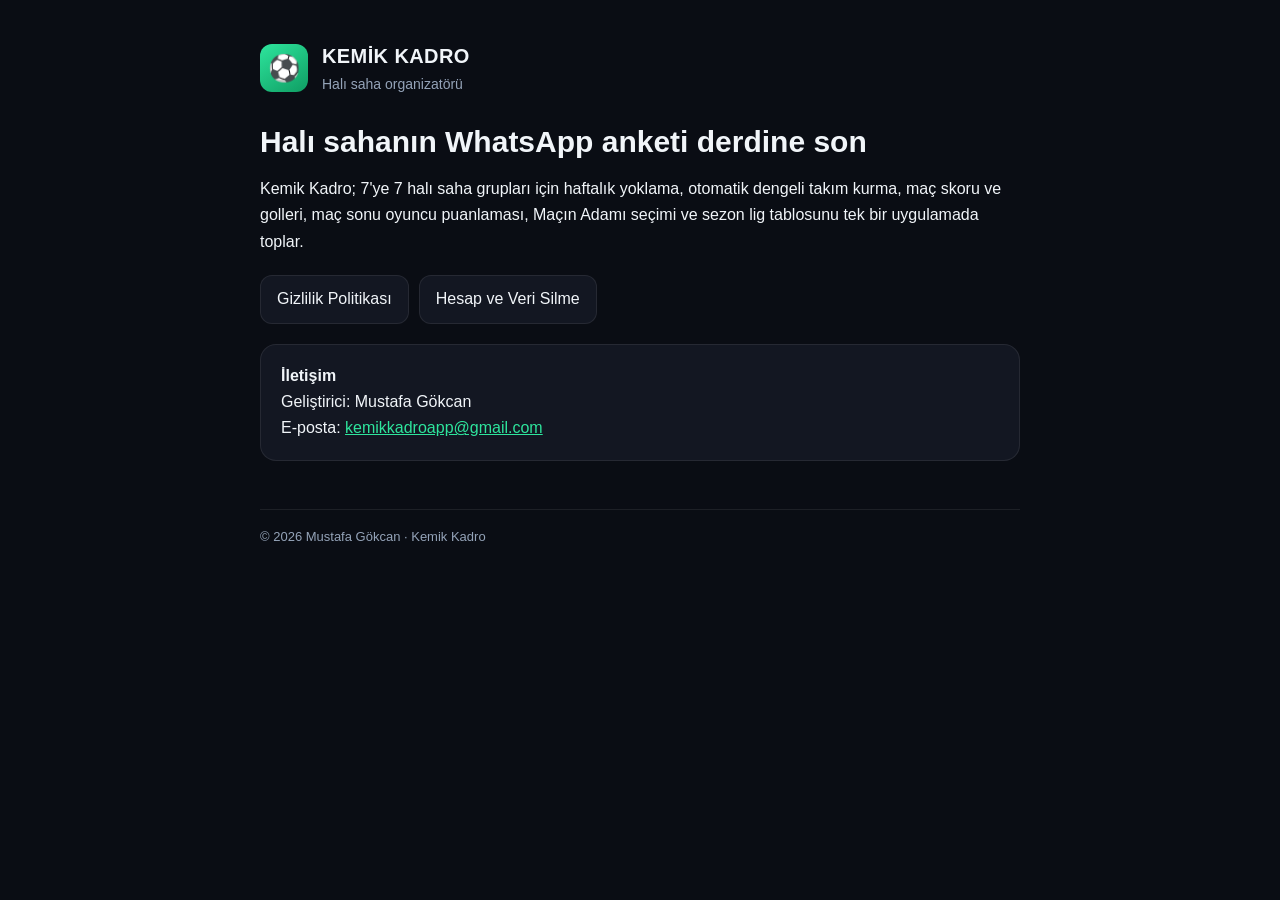
<file: index.html>
<!doctype html>
<html lang="tr">
<head>
<meta charset="utf-8">
<meta name="viewport" content="width=device-width, initial-scale=1">
<title>Kemik Kadro</title>
<meta name="description" content="Kemik Kadro: halı saha grupları için yoklama, dengeli takım, maç sonu puanlama ve lig tablosu.">
<link rel="stylesheet" href="style.css">
</head>
<body>
<main>
  <header>
    <div class="logo">⚽</div>
    <div><b>KEMİK KADRO</b><span>Halı saha organizatörü</span></div>
  </header>

  <h1>Halı sahanın WhatsApp anketi derdine son</h1>
  <p>Kemik Kadro; 7'ye 7 halı saha grupları için haftalık yoklama, otomatik dengeli takım kurma, maç skoru ve golleri, maç sonu oyuncu puanlaması, Maçın Adamı seçimi ve sezon lig tablosunu tek bir uygulamada toplar.</p>

  <nav>
    <a href="gizlilik/">Gizlilik Politikası</a>
    <a href="hesap-silme/">Hesap ve Veri Silme</a>
  </nav>

  <div class="card">
    <b>İletişim</b><br>
    Geliştirici: Mustafa Gökcan<br>
    E-posta: <a href="mailto:kemikkadroapp@gmail.com">kemikkadroapp@gmail.com</a>
  </div>

  <footer>© 2026 Mustafa Gökcan · Kemik Kadro</footer>
</main>
</body>
</html>
</file>
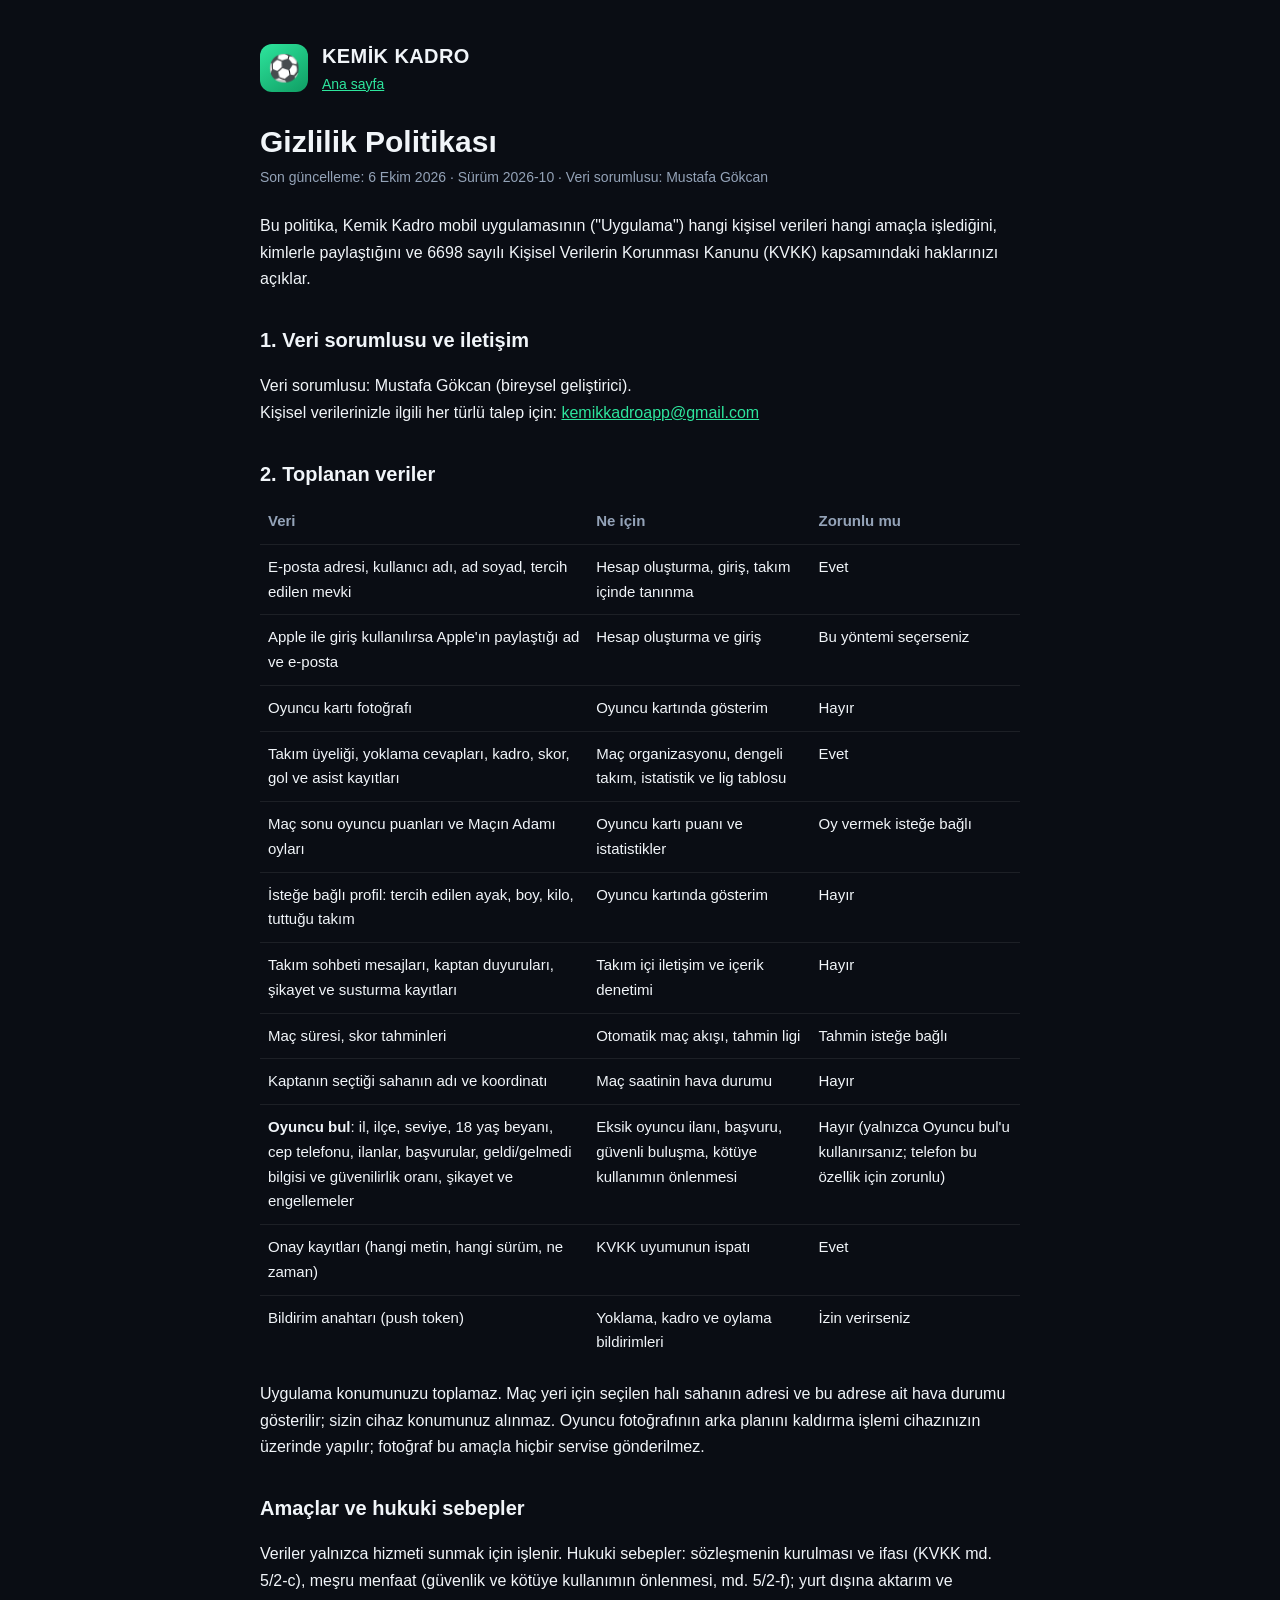
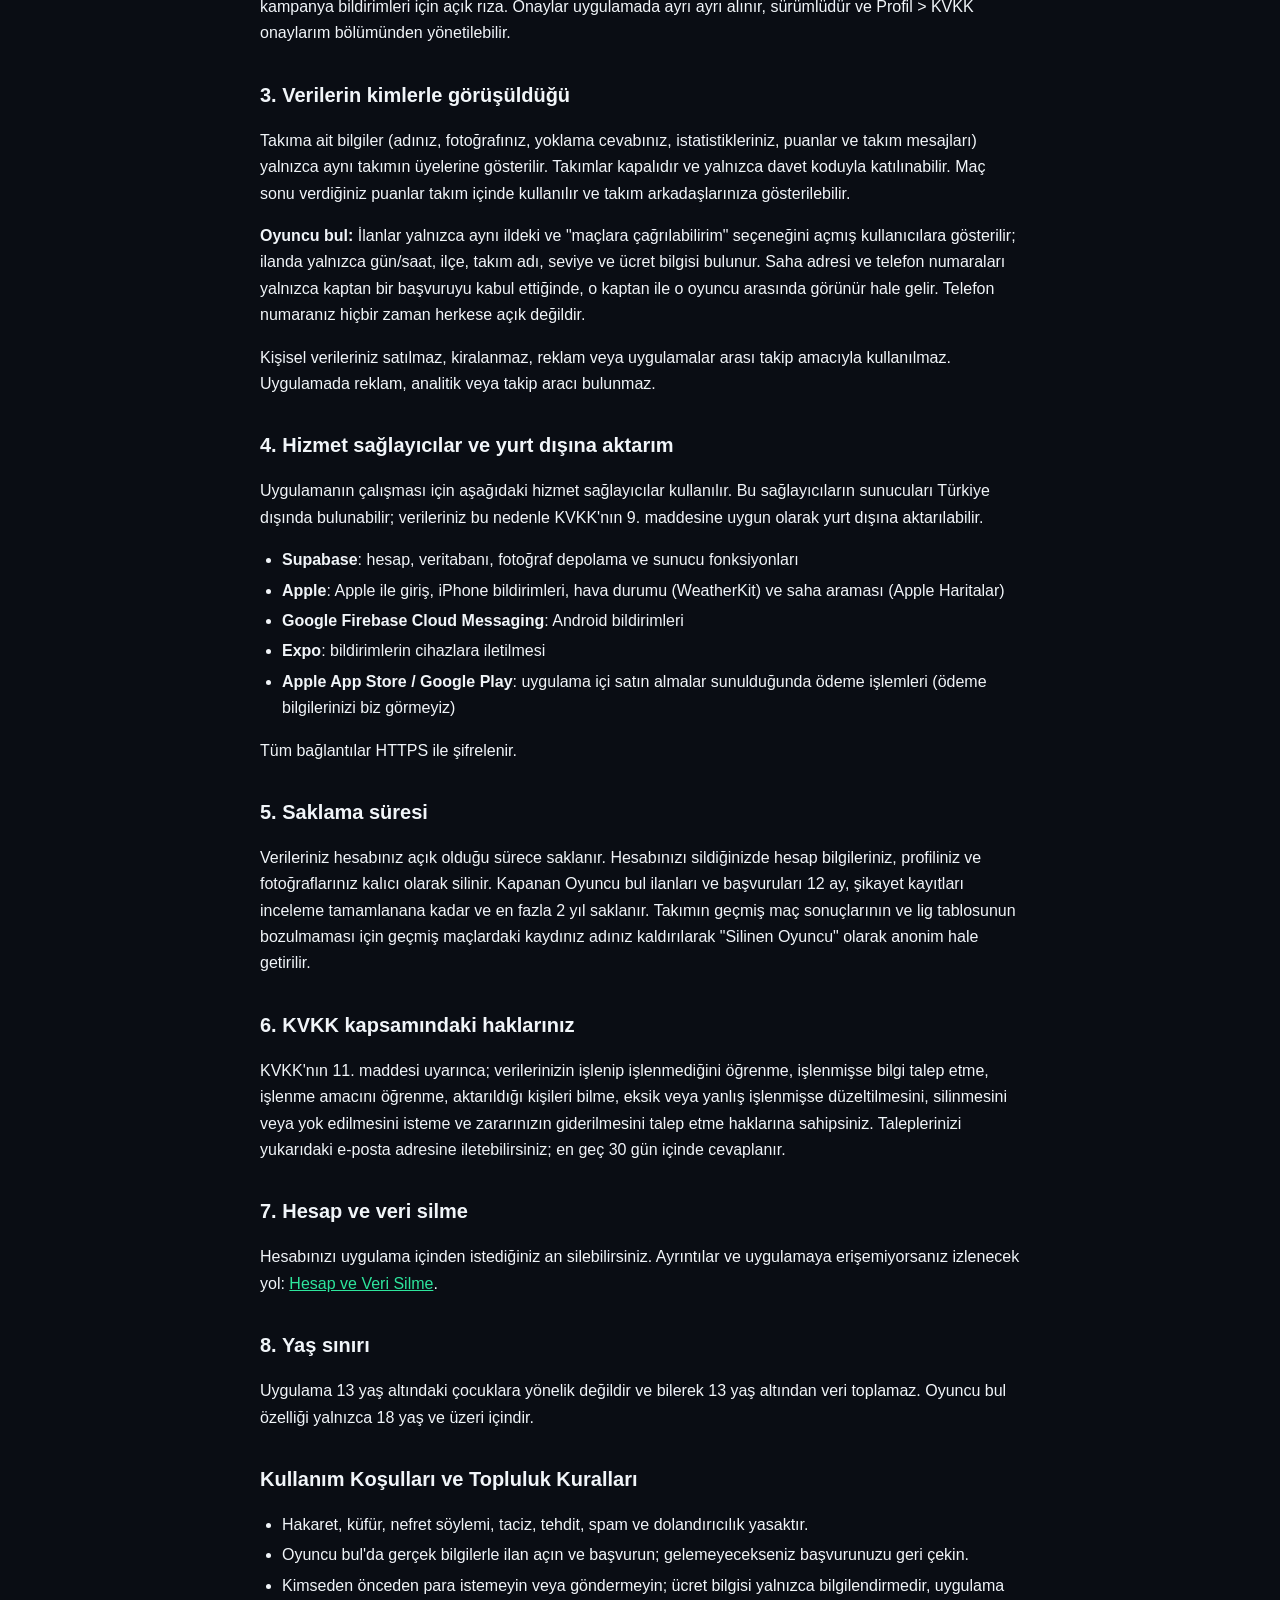
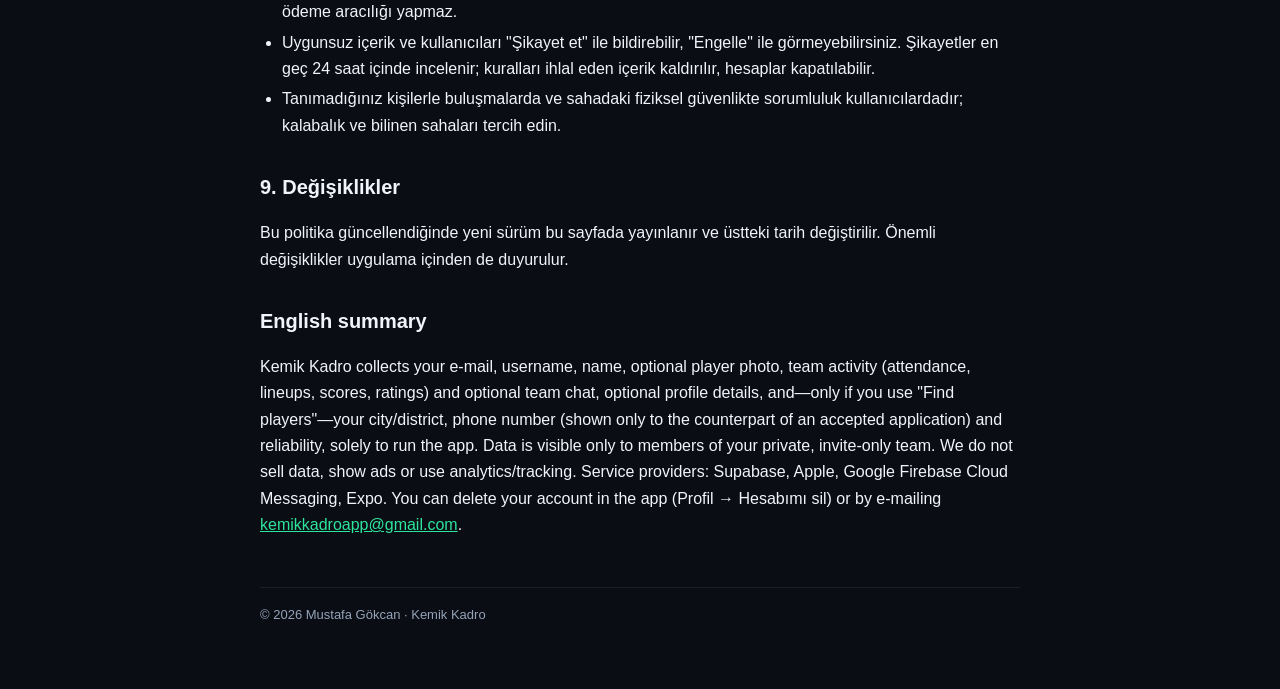
<file: gizlilik/index.html>
<!doctype html>
<html lang="tr">
<head>
<meta charset="utf-8">
<meta name="viewport" content="width=device-width, initial-scale=1">
<title>Gizlilik Politikası · Kemik Kadro</title>
<link rel="stylesheet" href="../style.css">
</head>
<body>
<main>
  <header>
    <div class="logo">⚽</div>
    <div><b>KEMİK KADRO</b><span><a href="../">Ana sayfa</a></span></div>
  </header>

  <h1>Gizlilik Politikası</h1>
  <p class="meta">Son güncelleme: 6 Ekim 2026 · Sürüm 2026-10 · Veri sorumlusu: Mustafa Gökcan</p>

  <p>Bu politika, Kemik Kadro mobil uygulamasının ("Uygulama") hangi kişisel verileri hangi amaçla işlediğini, kimlerle paylaştığını ve 6698 sayılı Kişisel Verilerin Korunması Kanunu (KVKK) kapsamındaki haklarınızı açıklar.</p>

  <h2>1. Veri sorumlusu ve iletişim</h2>
  <p>Veri sorumlusu: Mustafa Gökcan (bireysel geliştirici).<br>
  Kişisel verilerinizle ilgili her türlü talep için: <a href="mailto:kemikkadroapp@gmail.com">kemikkadroapp@gmail.com</a></p>

  <h2>2. Toplanan veriler</h2>
  <div class="tablewrap">
  <table>
    <tr><th>Veri</th><th>Ne için</th><th>Zorunlu mu</th></tr>
    <tr><td>E-posta adresi, kullanıcı adı, ad soyad, tercih edilen mevki</td><td>Hesap oluşturma, giriş, takım içinde tanınma</td><td>Evet</td></tr>
    <tr><td>Apple ile giriş kullanılırsa Apple'ın paylaştığı ad ve e-posta</td><td>Hesap oluşturma ve giriş</td><td>Bu yöntemi seçerseniz</td></tr>
    <tr><td>Oyuncu kartı fotoğrafı</td><td>Oyuncu kartında gösterim</td><td>Hayır</td></tr>
    <tr><td>Takım üyeliği, yoklama cevapları, kadro, skor, gol ve asist kayıtları</td><td>Maç organizasyonu, dengeli takım, istatistik ve lig tablosu</td><td>Evet</td></tr>
    <tr><td>Maç sonu oyuncu puanları ve Maçın Adamı oyları</td><td>Oyuncu kartı puanı ve istatistikler</td><td>Oy vermek isteğe bağlı</td></tr>
    <tr><td>İsteğe bağlı profil: tercih edilen ayak, boy, kilo, tuttuğu takım</td><td>Oyuncu kartında gösterim</td><td>Hayır</td></tr>
    <tr><td>Takım sohbeti mesajları, kaptan duyuruları, şikayet ve susturma kayıtları</td><td>Takım içi iletişim ve içerik denetimi</td><td>Hayır</td></tr>
    <tr><td>Maç süresi, skor tahminleri</td><td>Otomatik maç akışı, tahmin ligi</td><td>Tahmin isteğe bağlı</td></tr>
    <tr><td>Kaptanın seçtiği sahanın adı ve koordinatı</td><td>Maç saatinin hava durumu</td><td>Hayır</td></tr>
    <tr><td><b>Oyuncu bul</b>: il, ilçe, seviye, 18 yaş beyanı, cep telefonu, ilanlar, başvurular, geldi/gelmedi bilgisi ve güvenilirlik oranı, şikayet ve engellemeler</td><td>Eksik oyuncu ilanı, başvuru, güvenli buluşma, kötüye kullanımın önlenmesi</td><td>Hayır (yalnızca Oyuncu bul'u kullanırsanız; telefon bu özellik için zorunlu)</td></tr>
    <tr><td>Onay kayıtları (hangi metin, hangi sürüm, ne zaman)</td><td>KVKK uyumunun ispatı</td><td>Evet</td></tr>
    <tr><td>Bildirim anahtarı (push token)</td><td>Yoklama, kadro ve oylama bildirimleri</td><td>İzin verirseniz</td></tr>
  </table>
  </div>
  <p>Uygulama konumunuzu toplamaz. Maç yeri için seçilen halı sahanın adresi ve bu adrese ait hava durumu gösterilir; sizin cihaz konumunuz alınmaz. Oyuncu fotoğrafının arka planını kaldırma işlemi cihazınızın üzerinde yapılır; fotoğraf bu amaçla hiçbir servise gönderilmez.</p>

  <h2>Amaçlar ve hukuki sebepler</h2>
  <p>Veriler yalnızca hizmeti sunmak için işlenir. Hukuki sebepler: sözleşmenin kurulması ve ifası (KVKK md. 5/2-c), meşru menfaat (güvenlik ve kötüye kullanımın önlenmesi, md. 5/2-f); yurt dışına aktarım ve kampanya bildirimleri için açık rıza. Onaylar uygulamada ayrı ayrı alınır, sürümlüdür ve Profil &gt; KVKK onaylarım bölümünden yönetilebilir.</p>

  <h2>3. Verilerin kimlerle görüşüldüğü</h2>
  <p>Takıma ait bilgiler (adınız, fotoğrafınız, yoklama cevabınız, istatistikleriniz, puanlar ve takım mesajları) yalnızca aynı takımın üyelerine gösterilir. Takımlar kapalıdır ve yalnızca davet koduyla katılınabilir. Maç sonu verdiğiniz puanlar takım içinde kullanılır ve takım arkadaşlarınıza gösterilebilir.</p>
  <p><b>Oyuncu bul:</b> İlanlar yalnızca aynı ildeki ve "maçlara çağrılabilirim" seçeneğini açmış kullanıcılara gösterilir; ilanda yalnızca gün/saat, ilçe, takım adı, seviye ve ücret bilgisi bulunur. Saha adresi ve telefon numaraları yalnızca kaptan bir başvuruyu kabul ettiğinde, o kaptan ile o oyuncu arasında görünür hale gelir. Telefon numaranız hiçbir zaman herkese açık değildir.</p>
  <p>Kişisel verileriniz satılmaz, kiralanmaz, reklam veya uygulamalar arası takip amacıyla kullanılmaz. Uygulamada reklam, analitik veya takip aracı bulunmaz.</p>

  <h2>4. Hizmet sağlayıcılar ve yurt dışına aktarım</h2>
  <p>Uygulamanın çalışması için aşağıdaki hizmet sağlayıcılar kullanılır. Bu sağlayıcıların sunucuları Türkiye dışında bulunabilir; verileriniz bu nedenle KVKK'nın 9. maddesine uygun olarak yurt dışına aktarılabilir.</p>
  <ul>
    <li><b>Supabase</b>: hesap, veritabanı, fotoğraf depolama ve sunucu fonksiyonları</li>
    <li><b>Apple</b>: Apple ile giriş, iPhone bildirimleri, hava durumu (WeatherKit) ve saha araması (Apple Haritalar)</li>
    <li><b>Google Firebase Cloud Messaging</b>: Android bildirimleri</li>
    <li><b>Expo</b>: bildirimlerin cihazlara iletilmesi</li>
    <li><b>Apple App Store / Google Play</b>: uygulama içi satın almalar sunulduğunda ödeme işlemleri (ödeme bilgilerinizi biz görmeyiz)</li>
  </ul>
  <p>Tüm bağlantılar HTTPS ile şifrelenir.</p>

  <h2>5. Saklama süresi</h2>
  <p>Verileriniz hesabınız açık olduğu sürece saklanır. Hesabınızı sildiğinizde hesap bilgileriniz, profiliniz ve fotoğraflarınız kalıcı olarak silinir. Kapanan Oyuncu bul ilanları ve başvuruları 12 ay, şikayet kayıtları inceleme tamamlanana kadar ve en fazla 2 yıl saklanır. Takımın geçmiş maç sonuçlarının ve lig tablosunun bozulmaması için geçmiş maçlardaki kaydınız adınız kaldırılarak "Silinen Oyuncu" olarak anonim hale getirilir.</p>

  <h2>6. KVKK kapsamındaki haklarınız</h2>
  <p>KVKK'nın 11. maddesi uyarınca; verilerinizin işlenip işlenmediğini öğrenme, işlenmişse bilgi talep etme, işlenme amacını öğrenme, aktarıldığı kişileri bilme, eksik veya yanlış işlenmişse düzeltilmesini, silinmesini veya yok edilmesini isteme ve zararınızın giderilmesini talep etme haklarına sahipsiniz. Taleplerinizi yukarıdaki e-posta adresine iletebilirsiniz; en geç 30 gün içinde cevaplanır.</p>

  <h2>7. Hesap ve veri silme</h2>
  <p>Hesabınızı uygulama içinden istediğiniz an silebilirsiniz. Ayrıntılar ve uygulamaya erişemiyorsanız izlenecek yol: <a href="../hesap-silme/">Hesap ve Veri Silme</a>.</p>

  <h2>8. Yaş sınırı</h2>
  <p>Uygulama 13 yaş altındaki çocuklara yönelik değildir ve bilerek 13 yaş altından veri toplamaz. Oyuncu bul özelliği yalnızca 18 yaş ve üzeri içindir.</p>

  <h2 id="kosullar">Kullanım Koşulları ve Topluluk Kuralları</h2>
  <ul>
    <li>Hakaret, küfür, nefret söylemi, taciz, tehdit, spam ve dolandırıcılık yasaktır.</li>
    <li>Oyuncu bul'da gerçek bilgilerle ilan açın ve başvurun; gelemeyecekseniz başvurunuzu geri çekin.</li>
    <li>Kimseden önceden para istemeyin veya göndermeyin; ücret bilgisi yalnızca bilgilendirmedir, uygulama ödeme aracılığı yapmaz.</li>
    <li>Uygunsuz içerik ve kullanıcıları "Şikayet et" ile bildirebilir, "Engelle" ile görmeyebilirsiniz. Şikayetler en geç 24 saat içinde incelenir; kuralları ihlal eden içerik kaldırılır, hesaplar kapatılabilir.</li>
    <li>Tanımadığınız kişilerle buluşmalarda ve sahadaki fiziksel güvenlikte sorumluluk kullanıcılardadır; kalabalık ve bilinen sahaları tercih edin.</li>
  </ul>

  <h2>9. Değişiklikler</h2>
  <p>Bu politika güncellendiğinde yeni sürüm bu sayfada yayınlanır ve üstteki tarih değiştirilir. Önemli değişiklikler uygulama içinden de duyurulur.</p>

  <h2>English summary</h2>
  <p>Kemik Kadro collects your e-mail, username, name, optional player photo, team activity (attendance, lineups, scores, ratings) and optional team chat, optional profile details, and—only if you use "Find players"—your city/district, phone number (shown only to the counterpart of an accepted application) and reliability, solely to run the app. Data is visible only to members of your private, invite-only team. We do not sell data, show ads or use analytics/tracking. Service providers: Supabase, Apple, Google Firebase Cloud Messaging, Expo. You can delete your account in the app (Profil → Hesabımı sil) or by e-mailing <a href="mailto:kemikkadroapp@gmail.com">kemikkadroapp@gmail.com</a>.</p>

  <footer>© 2026 Mustafa Gökcan · Kemik Kadro</footer>
</main>
</body>
</html>
</file>
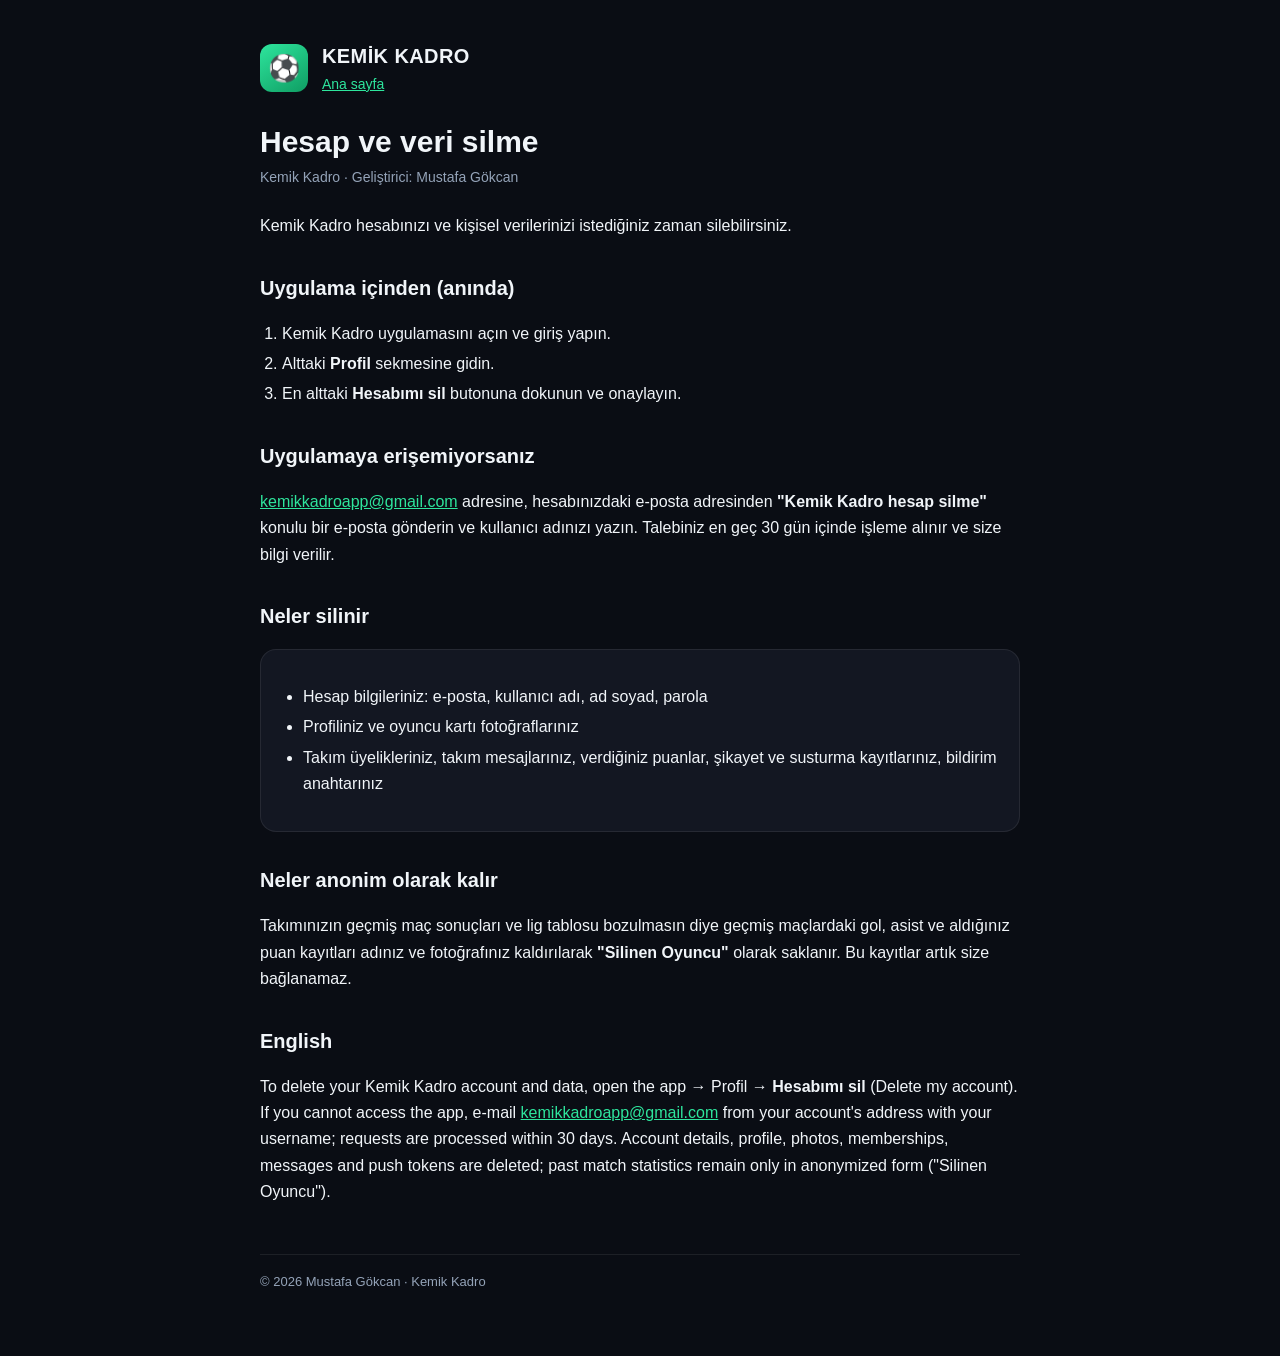
<file: hesap-silme/index.html>
<!doctype html>
<html lang="tr">
<head>
<meta charset="utf-8">
<meta name="viewport" content="width=device-width, initial-scale=1">
<title>Hesap ve Veri Silme · Kemik Kadro</title>
<link rel="stylesheet" href="../style.css">
</head>
<body>
<main>
  <header>
    <div class="logo">⚽</div>
    <div><b>KEMİK KADRO</b><span><a href="../">Ana sayfa</a></span></div>
  </header>

  <h1>Hesap ve veri silme</h1>
  <p class="meta">Kemik Kadro · Geliştirici: Mustafa Gökcan</p>

  <p>Kemik Kadro hesabınızı ve kişisel verilerinizi istediğiniz zaman silebilirsiniz.</p>

  <h2>Uygulama içinden (anında)</h2>
  <ol>
    <li>Kemik Kadro uygulamasını açın ve giriş yapın.</li>
    <li>Alttaki <b>Profil</b> sekmesine gidin.</li>
    <li>En alttaki <b>Hesabımı sil</b> butonuna dokunun ve onaylayın.</li>
  </ol>

  <h2>Uygulamaya erişemiyorsanız</h2>
  <p><a href="mailto:kemikkadroapp@gmail.com?subject=Kemik%20Kadro%20hesap%20silme">kemikkadroapp@gmail.com</a> adresine, hesabınızdaki e-posta adresinden <b>"Kemik Kadro hesap silme"</b> konulu bir e-posta gönderin ve kullanıcı adınızı yazın. Talebiniz en geç 30 gün içinde işleme alınır ve size bilgi verilir.</p>

  <h2>Neler silinir</h2>
  <div class="card">
    <ul>
      <li>Hesap bilgileriniz: e-posta, kullanıcı adı, ad soyad, parola</li>
      <li>Profiliniz ve oyuncu kartı fotoğraflarınız</li>
      <li>Takım üyelikleriniz, takım mesajlarınız, verdiğiniz puanlar, şikayet ve susturma kayıtlarınız, bildirim anahtarınız</li>
    </ul>
  </div>

  <h2>Neler anonim olarak kalır</h2>
  <p>Takımınızın geçmiş maç sonuçları ve lig tablosu bozulmasın diye geçmiş maçlardaki gol, asist ve aldığınız puan kayıtları adınız ve fotoğrafınız kaldırılarak <b>"Silinen Oyuncu"</b> olarak saklanır. Bu kayıtlar artık size bağlanamaz.</p>

  <h2>English</h2>
  <p>To delete your Kemik Kadro account and data, open the app → Profil → <b>Hesabımı sil</b> (Delete my account). If you cannot access the app, e-mail <a href="mailto:kemikkadroapp@gmail.com">kemikkadroapp@gmail.com</a> from your account's address with your username; requests are processed within 30 days. Account details, profile, photos, memberships, messages and push tokens are deleted; past match statistics remain only in anonymized form ("Silinen Oyuncu").</p>

  <footer>© 2026 Mustafa Gökcan · Kemik Kadro</footer>
</main>
</body>
</html>
</file>
<file: style.css>
:root {
  --bg: #0a0d14;
  --card: #131722;
  --line: rgba(255, 255, 255, 0.08);
  --fg: #f1f5f9;
  --muted: #94a3b8;
  --accent: #2ee59d;
  color-scheme: dark;
}
* { box-sizing: border-box; }
body {
  margin: 0;
  background: var(--bg);
  color: var(--fg);
  font: 16px/1.65 -apple-system, "Segoe UI", Roboto, "Helvetica Neue", Arial, sans-serif;
  padding: 40px 16px 64px;
}
main { max-width: 760px; margin: 0 auto; }
a { color: var(--accent); }
header { display: flex; align-items: center; gap: 14px; margin-bottom: 28px; }
.logo {
  width: 48px; height: 48px; border-radius: 12px; flex-shrink: 0;
  background: linear-gradient(145deg, #2ee59d, #0f9d63);
  display: grid; place-items: center; font-size: 26px;
}
header b { font-size: 20px; letter-spacing: 0.02em; }
header span { display: block; color: var(--muted); font-size: 14px; }
h1 { font-size: 30px; line-height: 1.2; margin: 0 0 6px; }
h2 { font-size: 20px; margin: 32px 0 8px; }
.meta { color: var(--muted); font-size: 14px; margin: 0 0 24px; }
.card { background: var(--card); border: 1px solid var(--line); border-radius: 16px; padding: 18px 20px; margin: 16px 0; }
ul, ol { padding-left: 22px; }
li { margin: 4px 0; }
table { width: 100%; border-collapse: collapse; font-size: 15px; }
th, td { text-align: left; padding: 10px 8px; border-top: 1px solid var(--line); vertical-align: top; }
th { color: var(--muted); font-weight: 600; border-top: 0; }
.tablewrap { overflow-x: auto; }
nav { display: flex; flex-wrap: wrap; gap: 10px; margin: 20px 0; }
nav a {
  text-decoration: none; background: var(--card); border: 1px solid var(--line);
  padding: 10px 16px; border-radius: 12px; color: var(--fg);
}
footer { margin-top: 48px; color: var(--muted); font-size: 13px; border-top: 1px solid var(--line); padding-top: 16px; }
</file>
